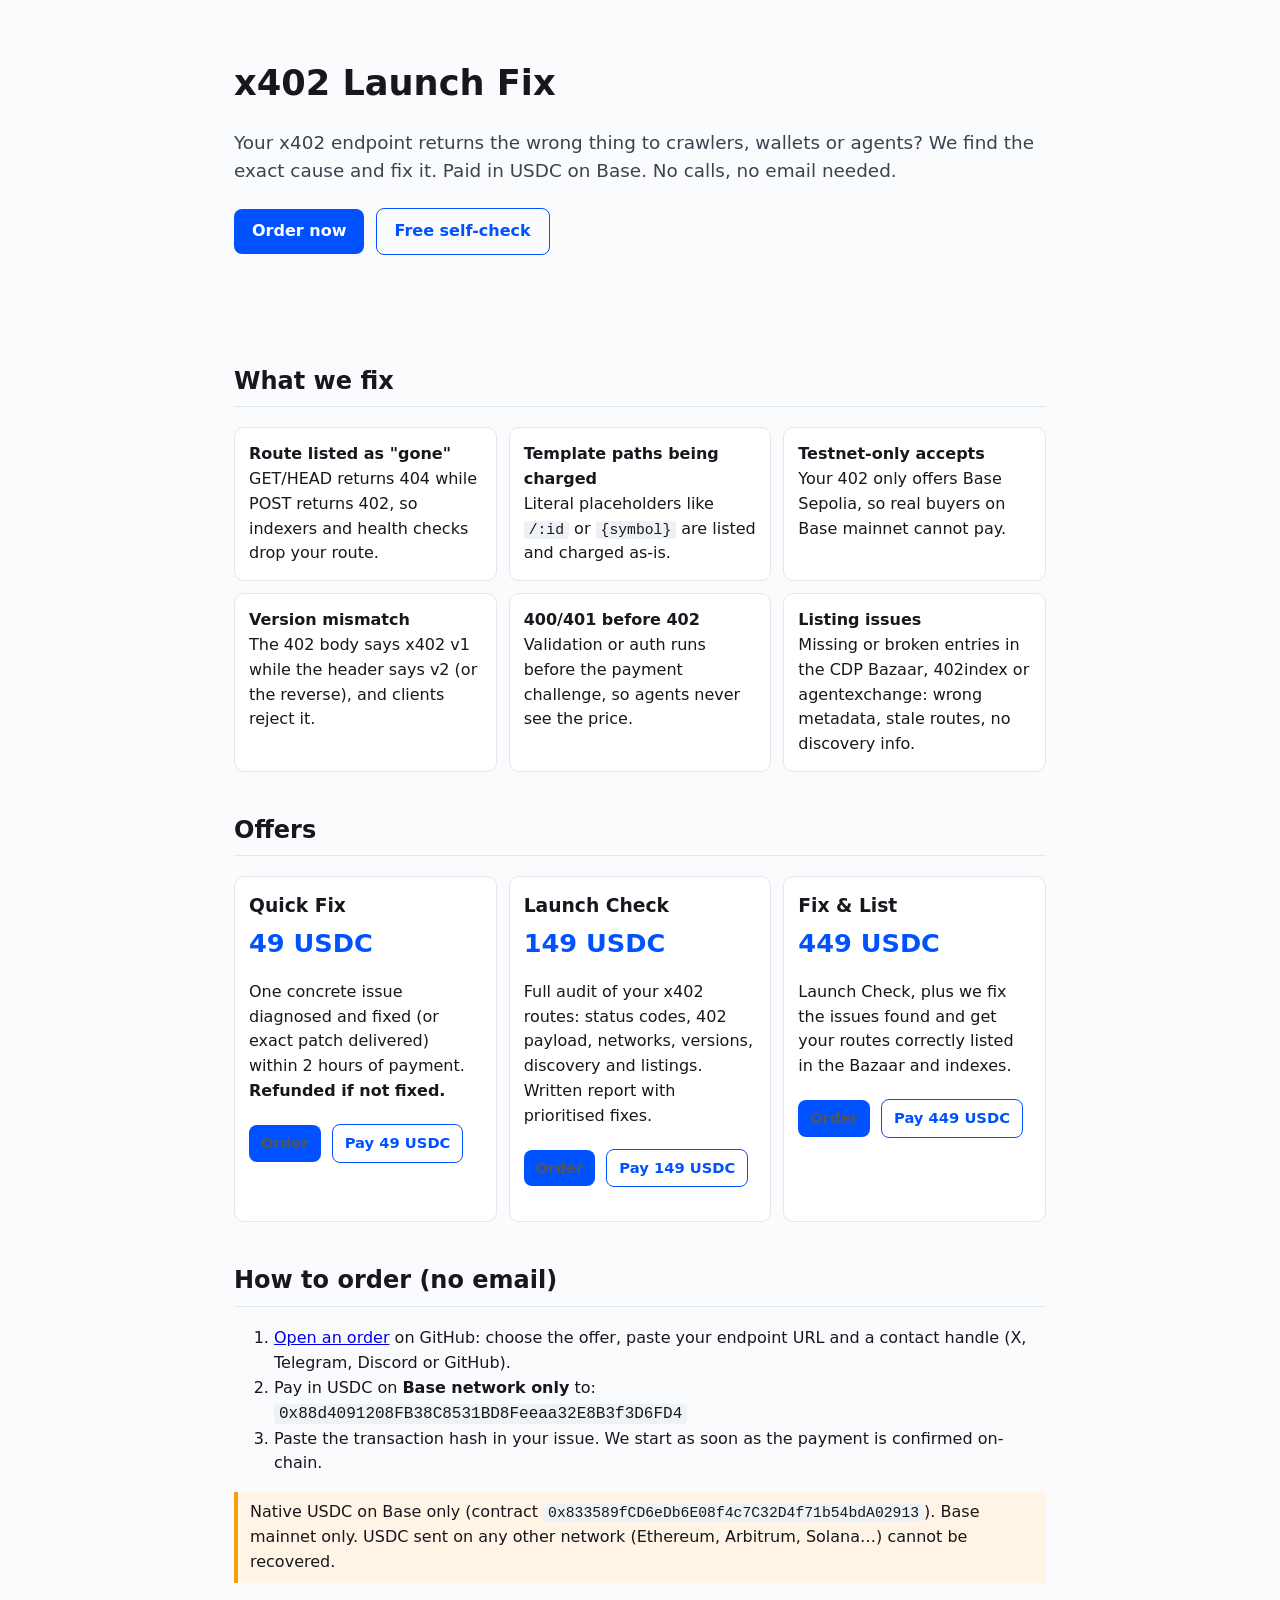
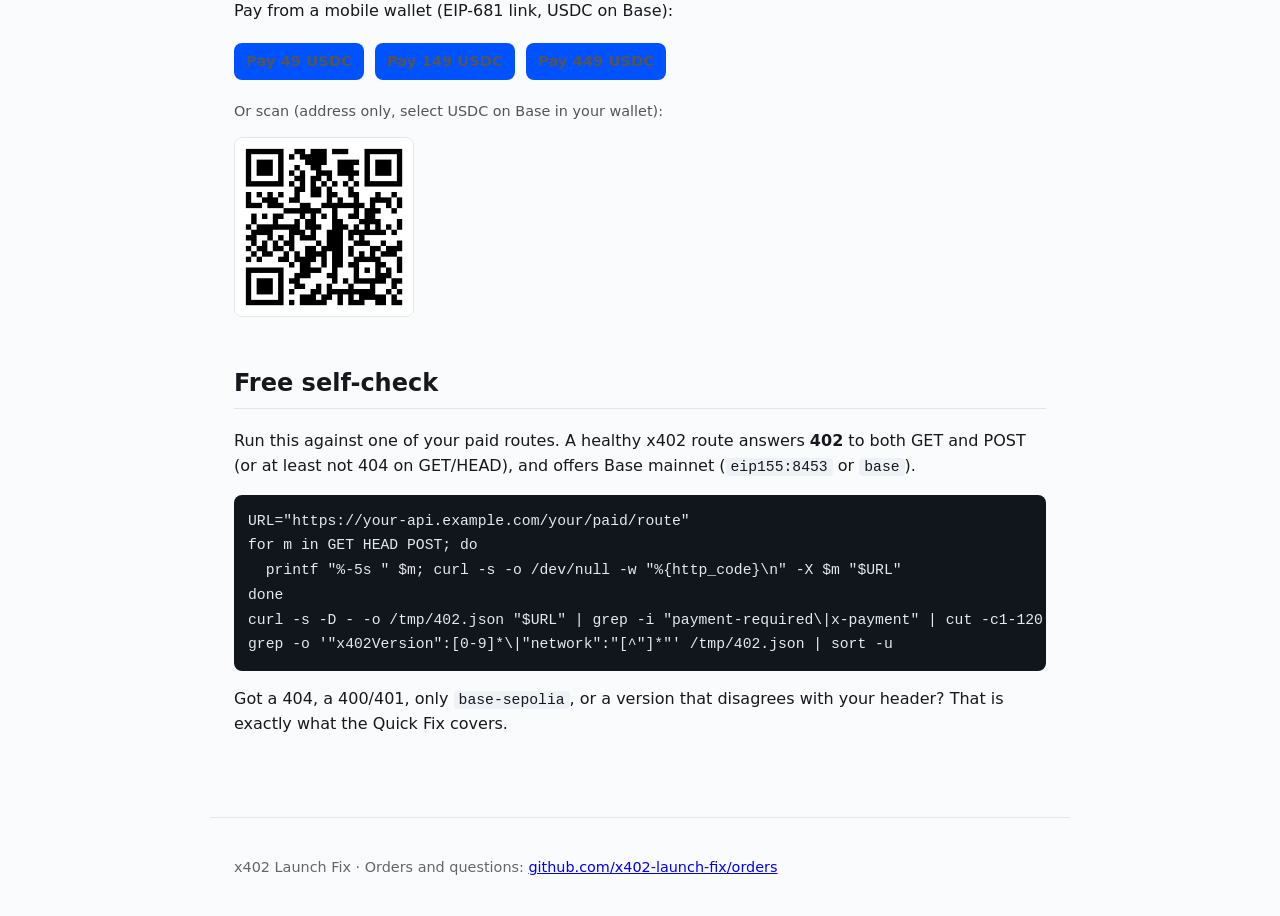
<file: index.html>
<!doctype html>
<html lang="en">
<head>
<meta charset="utf-8">
<meta name="viewport" content="width=device-width,initial-scale=1">
<title>x402 Launch Fix: get your paid API working and listed</title>
<meta name="description" content="We diagnose and fix x402 paid APIs: routes listed as gone, wrong 402 responses, testnet-only accepts, Bazaar and 402index listing issues. Pay in USDC on Base.">
<link rel="stylesheet" href="style.css">
</head>
<body>
<header>
  <h1>x402 Launch Fix</h1>
  <p class="lead">Your x402 endpoint returns the wrong thing to crawlers, wallets or agents? We find the exact cause and fix it. Paid in USDC on Base. No calls, no email needed.</p>
  <p><a class="btn" href="https://github.com/x402-launch-fix/orders/issues/new?template=order.yml">Order now</a> <a class="btn ghost" href="#check">Free self-check</a></p>
</header>

<main>
<section>
  <h2>What we fix</h2>
  <ul class="cards">
    <li><b>Route listed as "gone"</b><br>GET/HEAD returns 404 while POST returns 402, so indexers and health checks drop your route.</li>
    <li><b>Template paths being charged</b><br>Literal placeholders like <code>/:id</code> or <code>{symbol}</code> are listed and charged as-is.</li>
    <li><b>Testnet-only accepts</b><br>Your 402 only offers Base Sepolia, so real buyers on Base mainnet cannot pay.</li>
    <li><b>Version mismatch</b><br>The 402 body says x402 v1 while the header says v2 (or the reverse), and clients reject it.</li>
    <li><b>400/401 before 402</b><br>Validation or auth runs before the payment challenge, so agents never see the price.</li>
    <li><b>Listing issues</b><br>Missing or broken entries in the CDP Bazaar, 402index or agentexchange: wrong metadata, stale routes, no discovery info.</li>
  </ul>
</section>

<section>
  <h2>Offers</h2>
  <div class="offers">
    <div class="offer"><h3>Quick Fix</h3><p class="price">49 USDC</p><p>One concrete issue diagnosed and fixed (or exact patch delivered) within 2 hours of payment. <b>Refunded if not fixed.</b></p> <p><a class="btn small" href="https://github.com/x402-launch-fix/orders/issues/new?template=order.yml&amp;title=%5BOrder%5D%20Quick%20Fix%2049%20USDC">Order</a> <a class="btn small ghost" href="ethereum:0x833589fCD6eDb6E08f4c7C32D4f71b54bdA02913@8453/transfer?address=0x88d4091208FB38C8531BD8Feeaa32E8B3f3D6FD4&amp;uint256=49000000">Pay 49 USDC</a></p></div>
    <div class="offer"><h3>Launch Check</h3><p class="price">149 USDC</p><p>Full audit of your x402 routes: status codes, 402 payload, networks, versions, discovery and listings. Written report with prioritised fixes.</p> <p><a class="btn small" href="https://github.com/x402-launch-fix/orders/issues/new?template=order.yml&amp;title=%5BOrder%5D%20Launch%20Check%20149%20USDC">Order</a> <a class="btn small ghost" href="ethereum:0x833589fCD6eDb6E08f4c7C32D4f71b54bdA02913@8453/transfer?address=0x88d4091208FB38C8531BD8Feeaa32E8B3f3D6FD4&amp;uint256=149000000">Pay 149 USDC</a></p></div>
    <div class="offer"><h3>Fix &amp; List</h3><p class="price">449 USDC</p><p>Launch Check, plus we fix the issues found and get your routes correctly listed in the Bazaar and indexes.</p> <p><a class="btn small" href="https://github.com/x402-launch-fix/orders/issues/new?template=order.yml&amp;title=%5BOrder%5D%20Fix%20%26%20List%20449%20USDC">Order</a> <a class="btn small ghost" href="ethereum:0x833589fCD6eDb6E08f4c7C32D4f71b54bdA02913@8453/transfer?address=0x88d4091208FB38C8531BD8Feeaa32E8B3f3D6FD4&amp;uint256=449000000">Pay 449 USDC</a></p></div>
  </div>
</section>

<section>
  <h2>How to order (no email)</h2>
  <ol>
    <li><a href="https://github.com/x402-launch-fix/orders/issues/new?template=order.yml">Open an order</a> on GitHub: choose the offer, paste your endpoint URL and a contact handle (X, Telegram, Discord or GitHub).</li>
    <li>Pay in USDC on <b>Base network only</b> to:<br><code class="addr">0x88d4091208FB38C8531BD8Feeaa32E8B3f3D6FD4</code></li>
    <li>Paste the transaction hash in your issue. We start as soon as the payment is confirmed on-chain.</li>
  </ol>
  <p class="warn">Native USDC on Base only (contract <code>0x833589fCD6eDb6E08f4c7C32D4f71b54bdA02913</code>). Base mainnet only. USDC sent on any other network (Ethereum, Arbitrum, Solana…) cannot be recovered.</p>
  <p>Pay from a mobile wallet (EIP-681 link, USDC on Base):</p>
  <p>
    <a class="btn small" href="ethereum:0x833589fCD6eDb6E08f4c7C32D4f71b54bdA02913@8453/transfer?address=0x88d4091208FB38C8531BD8Feeaa32E8B3f3D6FD4&amp;uint256=49000000">Pay 49 USDC</a>
    <a class="btn small" href="ethereum:0x833589fCD6eDb6E08f4c7C32D4f71b54bdA02913@8453/transfer?address=0x88d4091208FB38C8531BD8Feeaa32E8B3f3D6FD4&amp;uint256=149000000">Pay 149 USDC</a>
    <a class="btn small" href="ethereum:0x833589fCD6eDb6E08f4c7C32D4f71b54bdA02913@8453/transfer?address=0x88d4091208FB38C8531BD8Feeaa32E8B3f3D6FD4&amp;uint256=449000000">Pay 449 USDC</a>
  </p>
  <p class="small">Or scan (address only, select USDC on Base in your wallet):</p>
  <img class="qr" src="qr-address.png" alt="QR code of 0x88d4091208FB38C8531BD8Feeaa32E8B3f3D6FD4" width="180" height="180">
</section>

<section id="check">
  <h2>Free self-check</h2>
  <p>Run this against one of your paid routes. A healthy x402 route answers <b>402</b> to both GET and POST (or at least not 404 on GET/HEAD), and offers Base mainnet (<code>eip155:8453</code> or <code>base</code>).</p>
<pre><code>URL="https://your-api.example.com/your/paid/route"
for m in GET HEAD POST; do
  printf "%-5s " $m; curl -s -o /dev/null -w "%{http_code}\n" -X $m "$URL"
done
curl -s -D - -o /tmp/402.json "$URL" | grep -i "payment-required\|x-payment" | cut -c1-120
grep -o '"x402Version":[0-9]*\|"network":"[^"]*"' /tmp/402.json | sort -u</code></pre>
  <p>Got a 404, a 400/401, only <code>base-sepolia</code>, or a version that disagrees with your header? That is exactly what the Quick Fix covers.</p>
</section>
</main>

<footer>
  <p>x402 Launch Fix · Orders and questions: <a href="https://github.com/x402-launch-fix/orders/issues">github.com/x402-launch-fix/orders</a></p>
</footer>
</body>
</html>
</file>
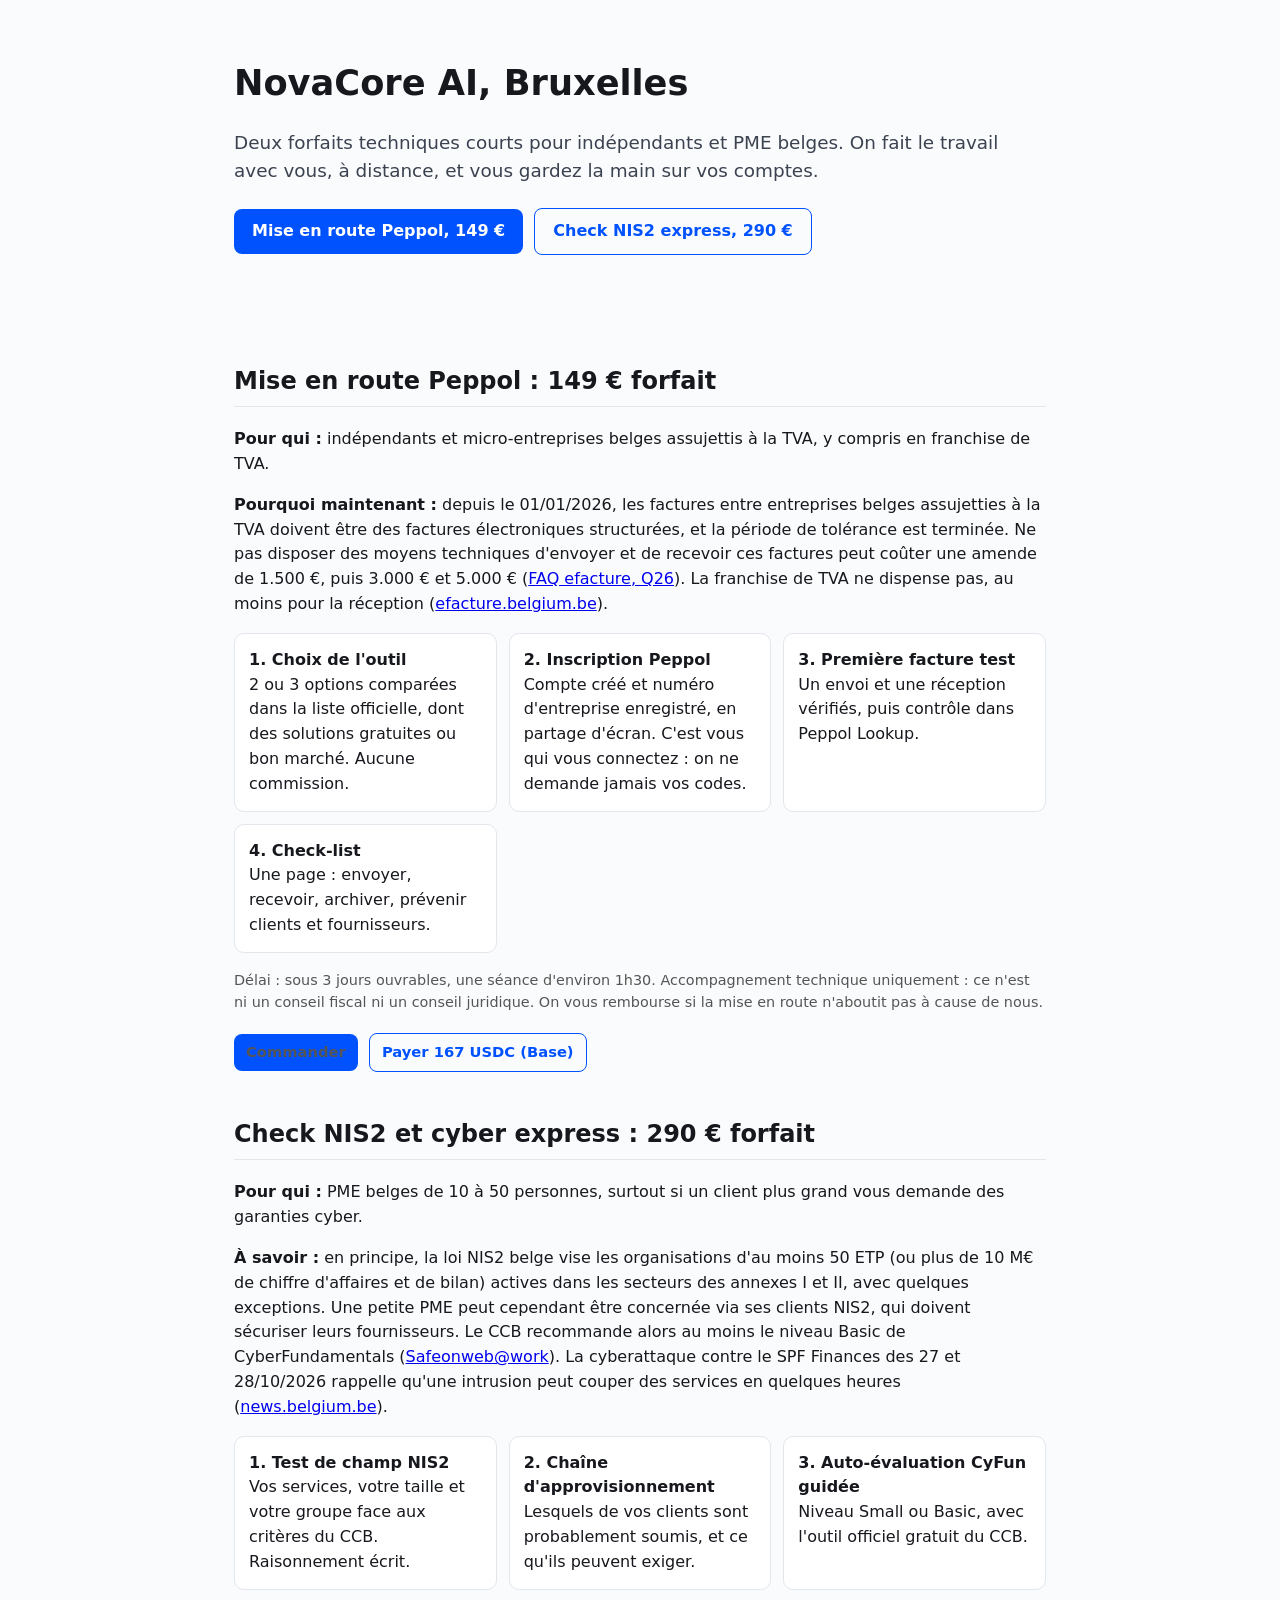
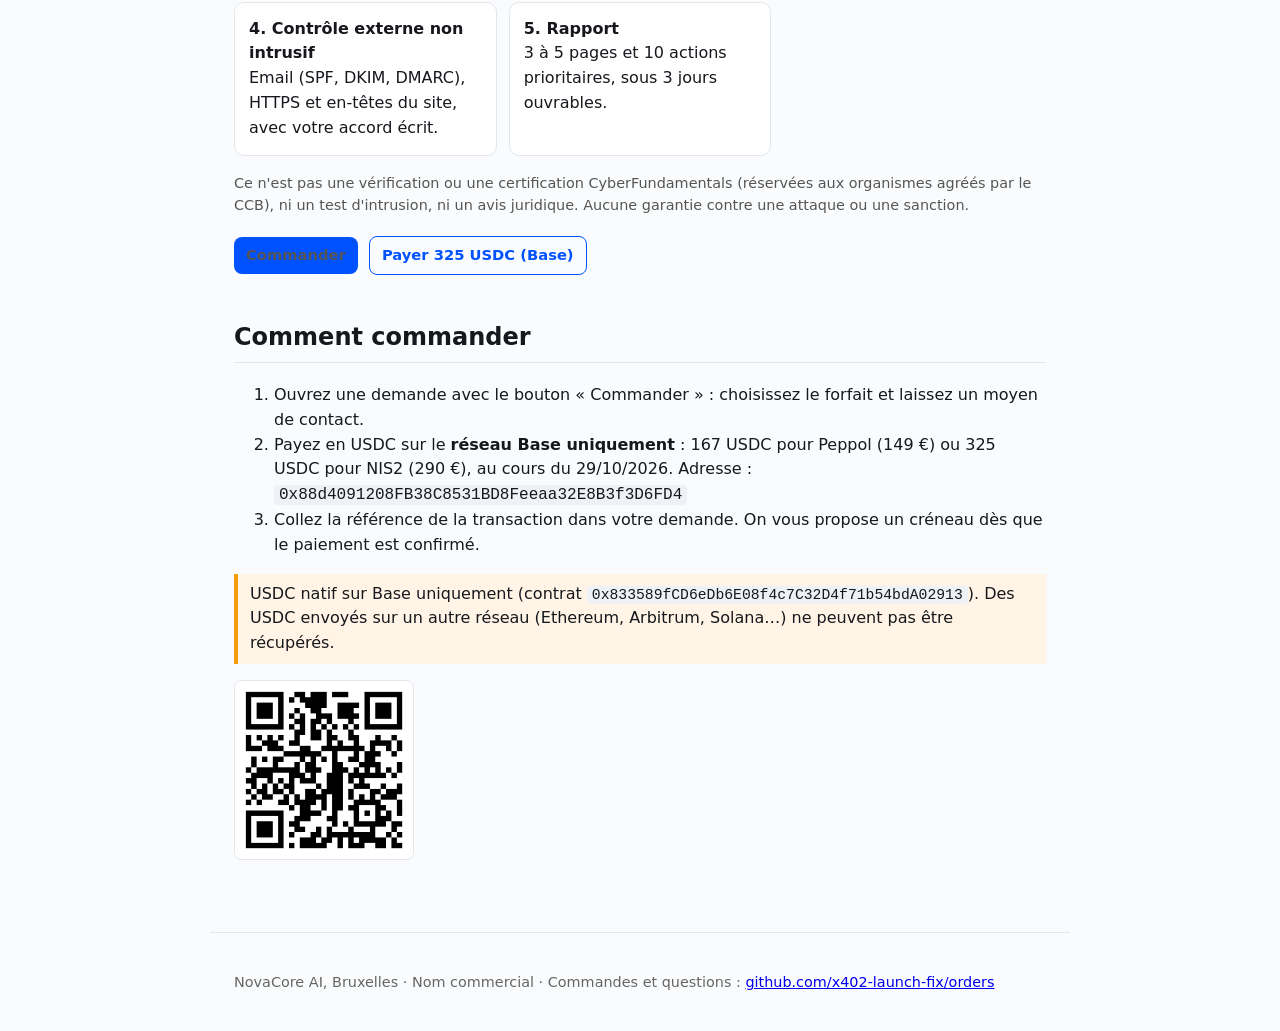
<file: novacore/index.html>
<!doctype html>
<html lang="fr-BE">
<head>
<meta charset="utf-8">
<meta name="viewport" content="width=device-width,initial-scale=1">
<title>NovaCore AI, Bruxelles : mise en route Peppol et check NIS2 express</title>
<meta name="description" content="Deux forfaits techniques pour indépendants et PME belges : mise en route Peppol (149 €) et check NIS2 et cyber express (290 €). Paiement en USDC sur Base.">
<link rel="stylesheet" href="../style.css">
</head>
<body>
<header>
  <h1>NovaCore AI, Bruxelles</h1>
  <p class="lead">Deux forfaits techniques courts pour indépendants et PME belges. On fait le travail avec vous, à distance, et vous gardez la main sur vos comptes.</p>
  <p><a class="btn" href="#peppol">Mise en route Peppol, 149 €</a> <a class="btn ghost" href="#nis2">Check NIS2 express, 290 €</a></p>
</header>

<main>
<section id="peppol">
  <h2>Mise en route Peppol : 149 € forfait</h2>
  <p><b>Pour qui :</b> indépendants et micro-entreprises belges assujettis à la TVA, y compris en franchise de TVA.</p>
  <p><b>Pourquoi maintenant :</b> depuis le 01/01/2026, les factures entre entreprises belges assujetties à la TVA doivent être des factures électroniques structurées, et la période de tolérance est terminée. Ne pas disposer des moyens techniques d'envoyer et de recevoir ces factures peut coûter une amende de 1.500 €, puis 3.000 € et 5.000 € (<a href="https://efacture.belgium.be/fr/FAQ/questions-specifiques-sur-la-facturation-electronique">FAQ efacture, Q26</a>). La franchise de TVA ne dispense pas, au moins pour la réception (<a href="https://efacture.belgium.be/fr/news/fin-de-la-periode-de-tolerance-pour-le-facturation">efacture.belgium.be</a>).</p>
  <ul class="cards">
    <li><b>1. Choix de l'outil</b><br>2 ou 3 options comparées dans la liste officielle, dont des solutions gratuites ou bon marché. Aucune commission.</li>
    <li><b>2. Inscription Peppol</b><br>Compte créé et numéro d'entreprise enregistré, en partage d'écran. C'est vous qui vous connectez : on ne demande jamais vos codes.</li>
    <li><b>3. Première facture test</b><br>Un envoi et une réception vérifiés, puis contrôle dans Peppol Lookup.</li>
    <li><b>4. Check-list</b><br>Une page : envoyer, recevoir, archiver, prévenir clients et fournisseurs.</li>
  </ul>
  <p class="small">Délai : sous 3 jours ouvrables, une séance d'environ 1h30. Accompagnement technique uniquement : ce n'est ni un conseil fiscal ni un conseil juridique. On vous rembourse si la mise en route n'aboutit pas à cause de nous.</p>
  <p><a class="btn small" href="https://github.com/x402-launch-fix/orders/issues/new?template=commande-novacore.yml&amp;title=%5BCommande%5D%20Mise%20en%20route%20Peppol%20149%20EUR">Commander</a> <a class="btn small ghost" href="ethereum:0x833589fCD6eDb6E08f4c7C32D4f71b54bdA02913@8453/transfer?address=0x88d4091208FB38C8531BD8Feeaa32E8B3f3D6FD4&amp;uint256=167000000">Payer 167 USDC (Base)</a></p>
</section>

<section id="nis2">
  <h2>Check NIS2 et cyber express : 290 € forfait</h2>
  <p><b>Pour qui :</b> PME belges de 10 à 50 personnes, surtout si un client plus grand vous demande des garanties cyber.</p>
  <p><b>À savoir :</b> en principe, la loi NIS2 belge vise les organisations d'au moins 50 ETP (ou plus de 10 M€ de chiffre d'affaires et de bilan) actives dans les secteurs des annexes I et II, avec quelques exceptions. Une petite PME peut cependant être concernée via ses clients NIS2, qui doivent sécuriser leurs fournisseurs. Le CCB recommande alors au moins le niveau Basic de CyberFundamentals (<a href="https://atwork.safeonweb.be/fr/nis2">Safeonweb@work</a>). La cyberattaque contre le SPF Finances des 27 et 28/10/2026 rappelle qu'une intrusion peut couper des services en quelques heures (<a href="https://news.belgium.be/fr/update-incident-de-cybersecurite-au-spf-finances">news.belgium.be</a>).</p>
  <ul class="cards">
    <li><b>1. Test de champ NIS2</b><br>Vos services, votre taille et votre groupe face aux critères du CCB. Raisonnement écrit.</li>
    <li><b>2. Chaîne d'approvisionnement</b><br>Lesquels de vos clients sont probablement soumis, et ce qu'ils peuvent exiger.</li>
    <li><b>3. Auto-évaluation CyFun guidée</b><br>Niveau Small ou Basic, avec l'outil officiel gratuit du CCB.</li>
    <li><b>4. Contrôle externe non intrusif</b><br>Email (SPF, DKIM, DMARC), HTTPS et en-têtes du site, avec votre accord écrit.</li>
    <li><b>5. Rapport</b><br>3 à 5 pages et 10 actions prioritaires, sous 3 jours ouvrables.</li>
  </ul>
  <p class="small">Ce n'est pas une vérification ou une certification CyberFundamentals (réservées aux organismes agréés par le CCB), ni un test d'intrusion, ni un avis juridique. Aucune garantie contre une attaque ou une sanction.</p>
  <p><a class="btn small" href="https://github.com/x402-launch-fix/orders/issues/new?template=commande-novacore.yml&amp;title=%5BCommande%5D%20Check%20NIS2%20express%20290%20EUR">Commander</a> <a class="btn small ghost" href="ethereum:0x833589fCD6eDb6E08f4c7C32D4f71b54bdA02913@8453/transfer?address=0x88d4091208FB38C8531BD8Feeaa32E8B3f3D6FD4&amp;uint256=325000000">Payer 325 USDC (Base)</a></p>
</section>

<section>
  <h2>Comment commander</h2>
  <ol>
    <li>Ouvrez une demande avec le bouton « Commander » : choisissez le forfait et laissez un moyen de contact.</li>
    <li>Payez en USDC sur le <b>réseau Base uniquement</b> : 167 USDC pour Peppol (149 €) ou 325 USDC pour NIS2 (290 €), au cours du 29/10/2026. Adresse :<br><code class="addr">0x88d4091208FB38C8531BD8Feeaa32E8B3f3D6FD4</code></li>
    <li>Collez la référence de la transaction dans votre demande. On vous propose un créneau dès que le paiement est confirmé.</li>
  </ol>
  <p class="warn">USDC natif sur Base uniquement (contrat <code>0x833589fCD6eDb6E08f4c7C32D4f71b54bdA02913</code>). Des USDC envoyés sur un autre réseau (Ethereum, Arbitrum, Solana…) ne peuvent pas être récupérés.</p>
  <img class="qr" src="../qr-address.png" alt="QR code de l'adresse 0x88d4091208FB38C8531BD8Feeaa32E8B3f3D6FD4" width="180" height="180">
</section>
</main>

<footer>
  <p>NovaCore AI, Bruxelles · Nom commercial · Commandes et questions : <a href="https://github.com/x402-launch-fix/orders/issues">github.com/x402-launch-fix/orders</a></p>
</footer>
</body>
</html>
</file>
<file: style.css>
*{box-sizing:border-box}body{margin:0;font:16px/1.55 system-ui,-apple-system,Segoe UI,Roboto,sans-serif;color:#16181d;background:#fafbfc}
header,main,footer{max-width:860px;margin:0 auto;padding:24px}header{padding-top:56px}h1{font-size:2.2rem;margin:0 0 8px}
.lead{font-size:1.15rem;color:#3b4250}h2{margin-top:40px;border-bottom:1px solid #e3e6eb;padding-bottom:6px}
.btn{display:inline-block;background:#0052ff;color:#fff;padding:10px 18px;border-radius:8px;text-decoration:none;font-weight:600;margin:4px 6px 4px 0}
.btn.ghost{background:transparent;color:#0052ff;border:1px solid #0052ff}.btn.small{padding:7px 12px;font-size:.92rem}
.cards{list-style:none;padding:0;display:grid;grid-template-columns:repeat(auto-fit,minmax(240px,1fr));gap:12px}
.cards li,.offer{background:#fff;border:1px solid #e3e6eb;border-radius:10px;padding:14px}
.offers{display:grid;grid-template-columns:repeat(auto-fit,minmax(220px,1fr));gap:12px}.offer h3{margin:0}.price{font-size:1.6rem;font-weight:700;color:#0052ff;margin:4px 0}
code{background:#eef1f5;padding:1px 5px;border-radius:4px;font-size:.92em}.addr{word-break:break-all;font-size:1rem}
pre{background:#11151c;color:#e6e9ef;padding:14px;border-radius:8px;overflow-x:auto}pre code{background:none;color:inherit;padding:0}
.warn{background:#fff4e5;border-left:4px solid #f59e0b;padding:8px 12px}.small{font-size:.9rem;color:#555}.qr{border:1px solid #e3e6eb;border-radius:8px}
footer{color:#666;font-size:.9rem;border-top:1px solid #e3e6eb;margin-top:40px}
</file>
